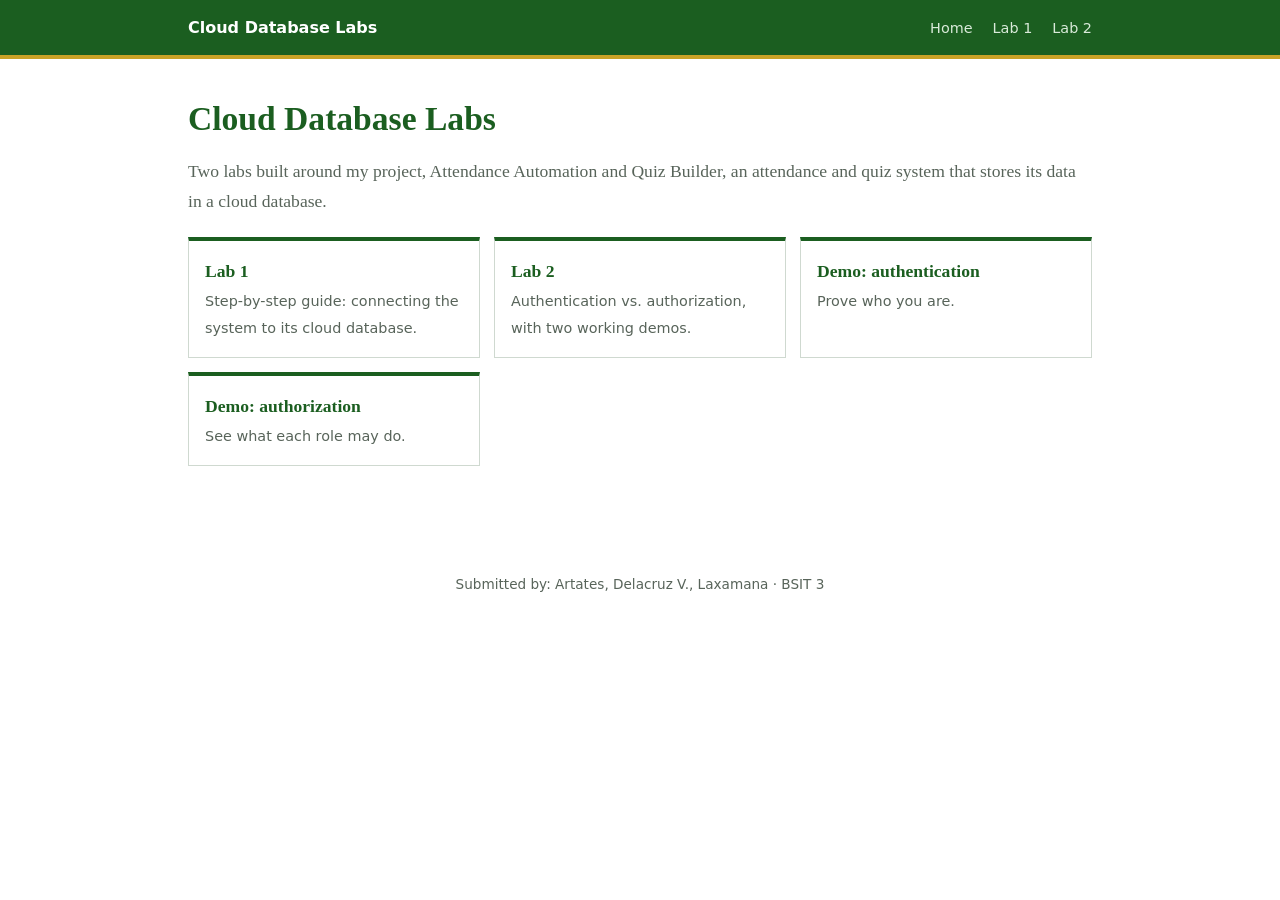
<file: index.html>
<!DOCTYPE html>
<html lang="en">
<head>
  <meta charset="utf-8">
  <meta name="viewport" content="width=device-width, initial-scale=1">
  <link rel="stylesheet" href="style.css">
  <title>Cloud Database Labs</title>
</head>
<body>
  <header class="bar">
    <nav>
      <b>Cloud Database Labs</b>
      <a href="index.html">Home</a>
      <a href="lab1.html">Lab 1</a>
      <a href="lab2.html">Lab 2</a>
    </nav>
  </header>
  <main>
    <h1>Cloud Database Labs</h1>
    <p class="lead">Two labs built around my project, Attendance Automation and Quiz Builder, an attendance and quiz system that stores its data in a cloud database.</p>
    <div class="tiles">
      <a href="lab1.html"><b>Lab 1</b><span>Step-by-step guide: connecting the system to its cloud database.</span></a>
      <a href="lab2.html"><b>Lab 2</b><span>Authentication vs. authorization, with two working demos.</span></a>
      <a href="authn.html"><b>Demo: authentication</b><span>Prove who you are.</span></a>
      <a href="authz.html"><b>Demo: authorization</b><span>See what each role may do.</span></a>
    </div>
  </main>
  <footer>Submitted by: Artates, Delacruz V., Laxamana &middot; BSIT 3</footer>
</body>
</html>
</file>
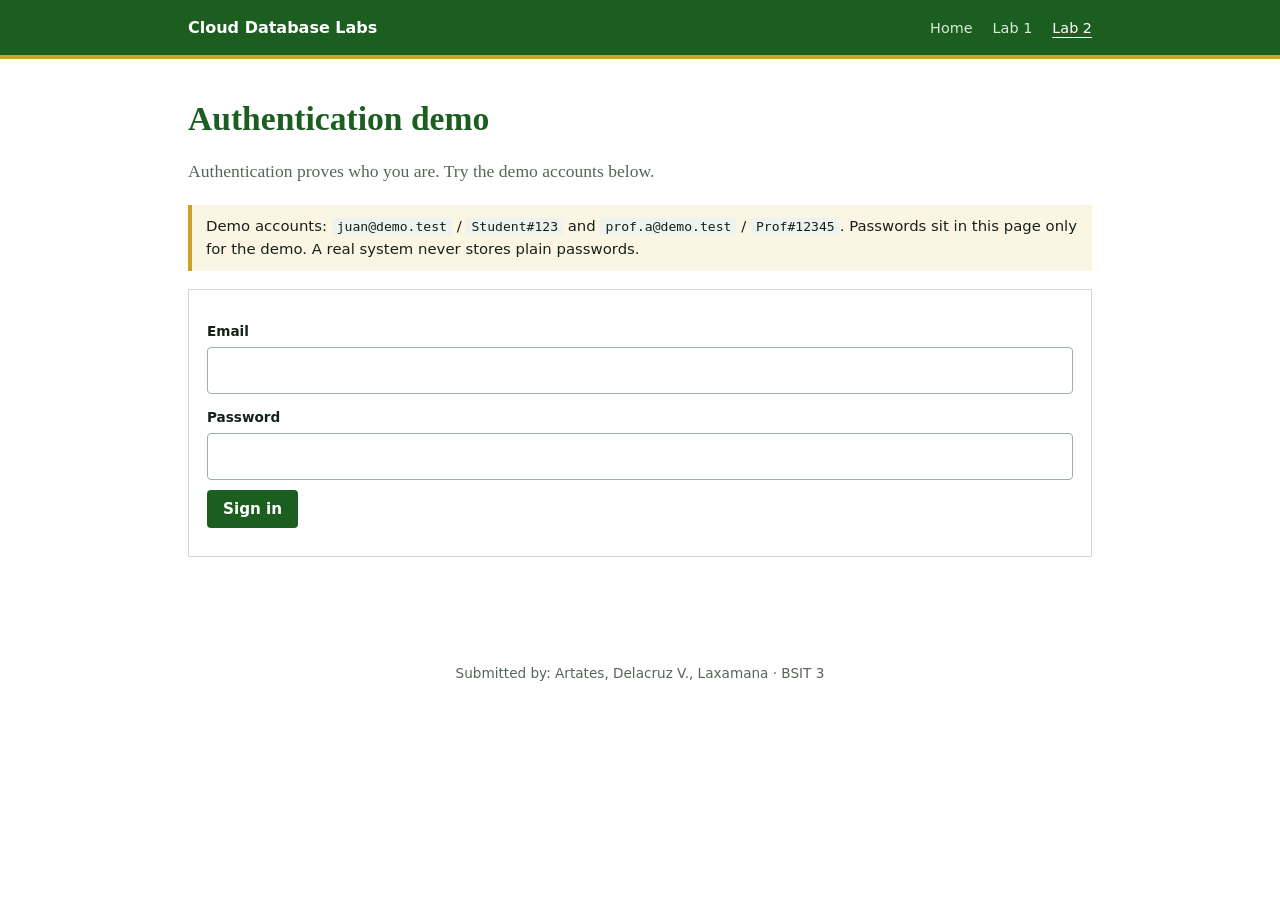
<file: authn.html>
<!DOCTYPE html>
<html lang="en">
<head>
  <meta charset="utf-8">
  <meta name="viewport" content="width=device-width, initial-scale=1">
  <link rel="stylesheet" href="style.css">
  <title>Demo: Authentication</title>
</head>
<body>
  <header class="bar">
    <nav>
      <b>Cloud Database Labs</b>
      <a href="index.html">Home</a>
      <a href="lab1.html">Lab 1</a>
      <a href="lab2.html" aria-current="page">Lab 2</a>
    </nav>
  </header>
  <main>
    <h1>Authentication demo</h1>
    <p class="lead">Authentication proves who you are. Try the demo accounts below.</p>
    <div class="note">Demo accounts: <code>juan@demo.test</code> / <code>Student#123</code> and <code>prof.a@demo.test</code> / <code>Prof#12345</code>. Passwords sit in this page only for the demo. A real system never stores plain passwords.</div>
    
    <form id="f">
      <label for="em">Email</label>
      <input id="em" type="email" autocomplete="off" required>
      <label for="pw">Password</label>
      <input id="pw" type="password" autocomplete="off" required>
      <button>Sign in</button>
      <div id="out" class="out" role="status"></div>
      <ol id="tr" class="trace"></ol>
    </form>
    
    <p id="next" hidden>Next: <a href="authz.html">see what this user is allowed to do</a>.</p>
    
    <script>
    const U = {
      'juan@demo.test': { p: 'Student#123', n: 'Juan Dela Cruz', r: 'student' },
      'prof.a@demo.test': { p: 'Prof#12345', n: 'Prof. A', r: 'professor' }
    };
    let fails = 0;
    const out = document.getElementById('out'), tr = document.getElementById('tr');
    
    function show(c, t, steps) {
      out.className = 'out ' + c;
      out.textContent = t;
      tr.innerHTML = steps.map(s => '<li>' + s + '</li>').join('');
    }
    
    document.getElementById('f').onsubmit = e => {
      e.preventDefault();
      if (fails >= 5) return show('no', 'Locked after 5 wrong attempts. A real system would unlock after a wait (reload to reset this demo).', ['Attempts used: 5 of 5']);
      const m = em.value.trim().toLowerCase(), u = U[m], found = !!u, ok = found && u.p === pw.value;
      const steps = [
        '1. Look up the account: ' + (found ? 'found' : 'not found'),
        '2. Compare the password: ' + (!found ? 'skipped' : ok ? 'match' : 'does not match')
      ];
      if (ok) {
        fails = 0;
        sessionStorage.setItem('demoUser', m);
        steps.push('3. Issue a session token for ' + u.n);
        show('ok', 'Authenticated as ' + u.n + '. The system now knows who you are, but not yet what you may do.', steps);
        next.hidden = false;
        return;
      }
      fails++;
      steps.push('3. Reject. Attempts used: ' + fails + ' of 5');
      show('no', 'Incorrect email or password.', steps);
    };
    </script>
  </main>
  <footer>Submitted by: Artates, Delacruz V., Laxamana &middot; BSIT 3</footer>
</body>
</html>
</file>
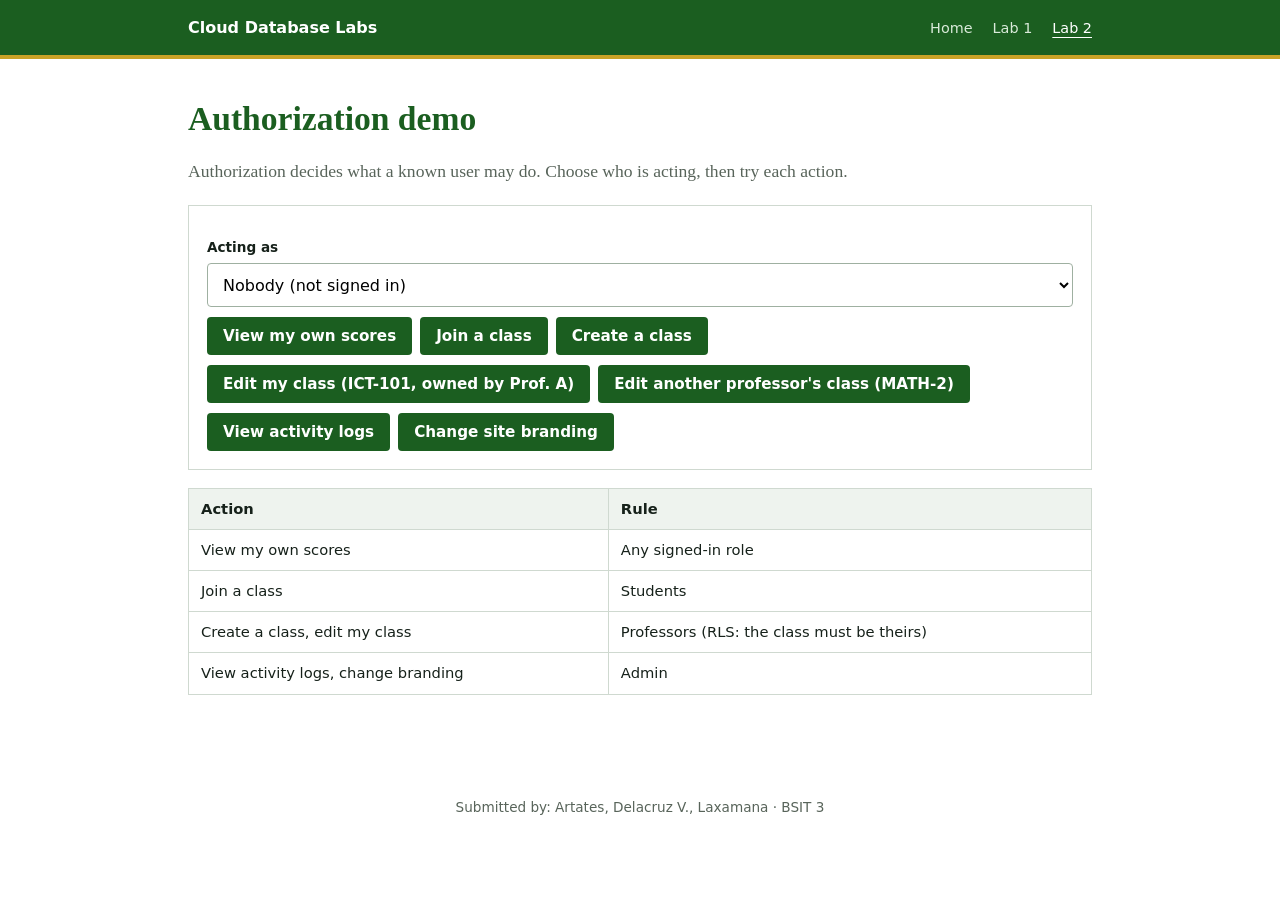
<file: authz.html>
<!DOCTYPE html>
<html lang="en">
<head>
  <meta charset="utf-8">
  <meta name="viewport" content="width=device-width, initial-scale=1">
  <link rel="stylesheet" href="style.css">
  <title>Demo: Authorization</title>
</head>
<body>
  <header class="bar">
    <nav>
      <b>Cloud Database Labs</b>
      <a href="index.html">Home</a>
      <a href="lab1.html">Lab 1</a>
      <a href="lab2.html" aria-current="page">Lab 2</a>
    </nav>
  </header>
  <main>
    <h1>Authorization demo</h1>
    <p class="lead">Authorization decides what a known user may do. Choose who is acting, then try each action.</p>
    
    <div class="panel">
      <label for="who">Acting as</label>
      <select id="who">
        <option value="">Nobody (not signed in)</option>
        <option value="juan@demo.test">Juan (student)</option>
        <option value="prof.a@demo.test">Prof. A (professor)</option>
        <option value="admin@demo.test">Admin</option>
      </select>
      <div id="btns"></div>
      <div id="out" class="out" role="status"></div>
    </div>
    
    <table>
      <tr><th>Action</th><th>Rule</th></tr>
      <tr><td>View my own scores</td><td>Any signed-in role</td></tr>
      <tr><td>Join a class</td><td>Students</td></tr>
      <tr><td>Create a class, edit my class</td><td>Professors (RLS: the class must be theirs)</td></tr>
      <tr><td>View activity logs, change branding</td><td>Admin</td></tr>
    </table>
    
    <script>
    const U = {
      'juan@demo.test': ['Juan', 'student'],
      'prof.a@demo.test': ['Prof. A', 'professor'],
      'admin@demo.test': ['Admin', 'admin']
    };
    const A = [
      ['View my own scores', ['student', 'professor', 'admin']],
      ['Join a class', ['student']],
      ['Create a class', ['professor']],
      ['Edit my class (ICT-101, owned by Prof. A)', ['professor'], 'prof.a@demo.test'],
      ['Edit another professor\'s class (MATH-2)', ['professor'], 'nobody-here'],
      ['View activity logs', ['admin']],
      ['Change site branding', ['admin']]
    ];
    
    const w = document.getElementById('who'), out = document.getElementById('out');
    const s = sessionStorage.getItem('demoUser');
    if (s) w.value = s;
    
    document.getElementById('btns').innerHTML = A.map((a, i) => '<button data-i="' + i + '">' + a[0] + '</button>').join('');
    
    document.getElementById('btns').onclick = e => {
      const b = e.target.closest('button');
      if (!b) return;
      const a = A[b.dataset.i], u = U[w.value];
      if (!u) return (out.className = 'out no', out.textContent = '401 Unauthorized: no identity. Sign in first (authentication).');
      const [name, role] = u;
      if (!a[1].includes(role)) return (out.className = 'out no', out.textContent = '403 Forbidden: ' + name + ' is a ' + role + ', and "' + a[0] + '" needs: ' + a[1].join(' or ') + '.');
      if (a[2] && a[2] !== w.value) return (out.className = 'out no', out.textContent = '403 Forbidden: the role fits, but ' + name + ' does not own this class (ownership check).');
      out.className = 'out ok';
      out.textContent = 'Allowed: ' + name + ' (' + role + ') may "' + a[0] + '".';
    };
    </script>
  </main>
  <footer>Submitted by: Artates, Delacruz V., Laxamana &middot; BSIT 3</footer>
</body>
</html>
</file>
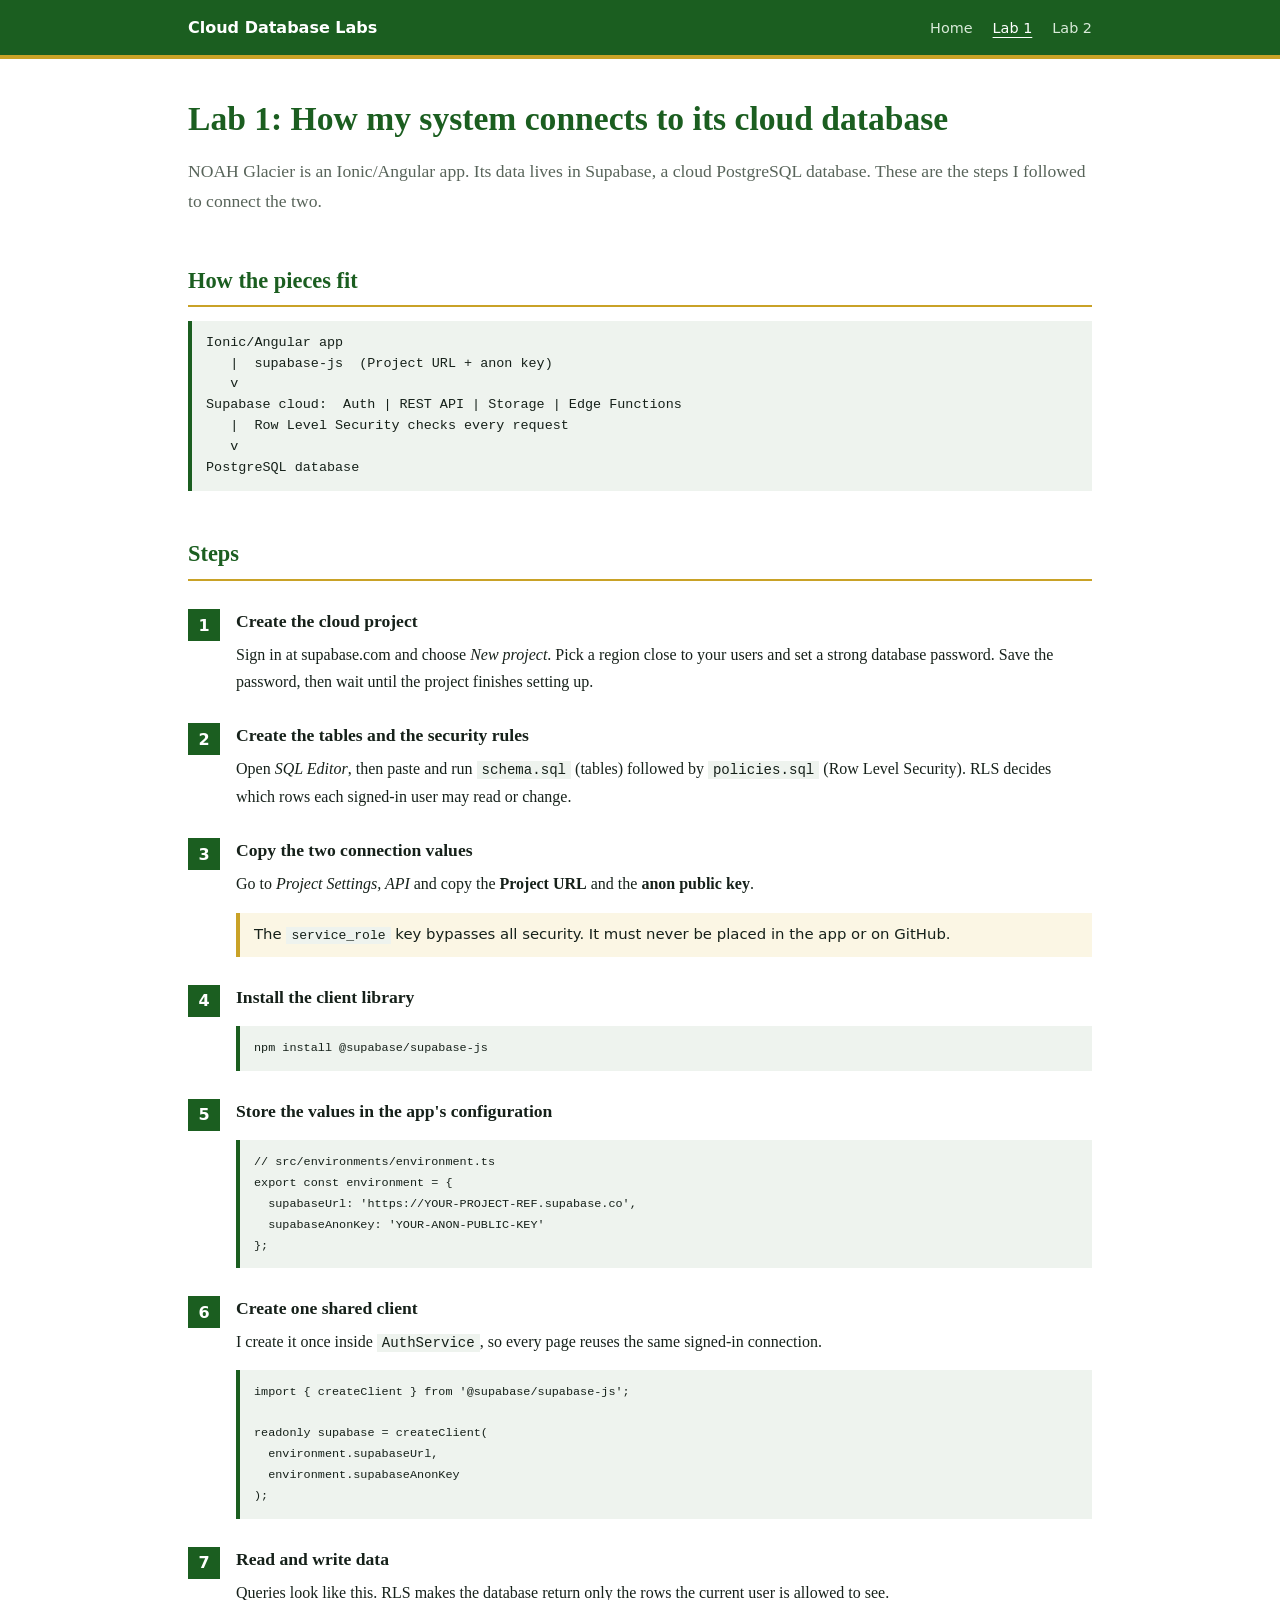
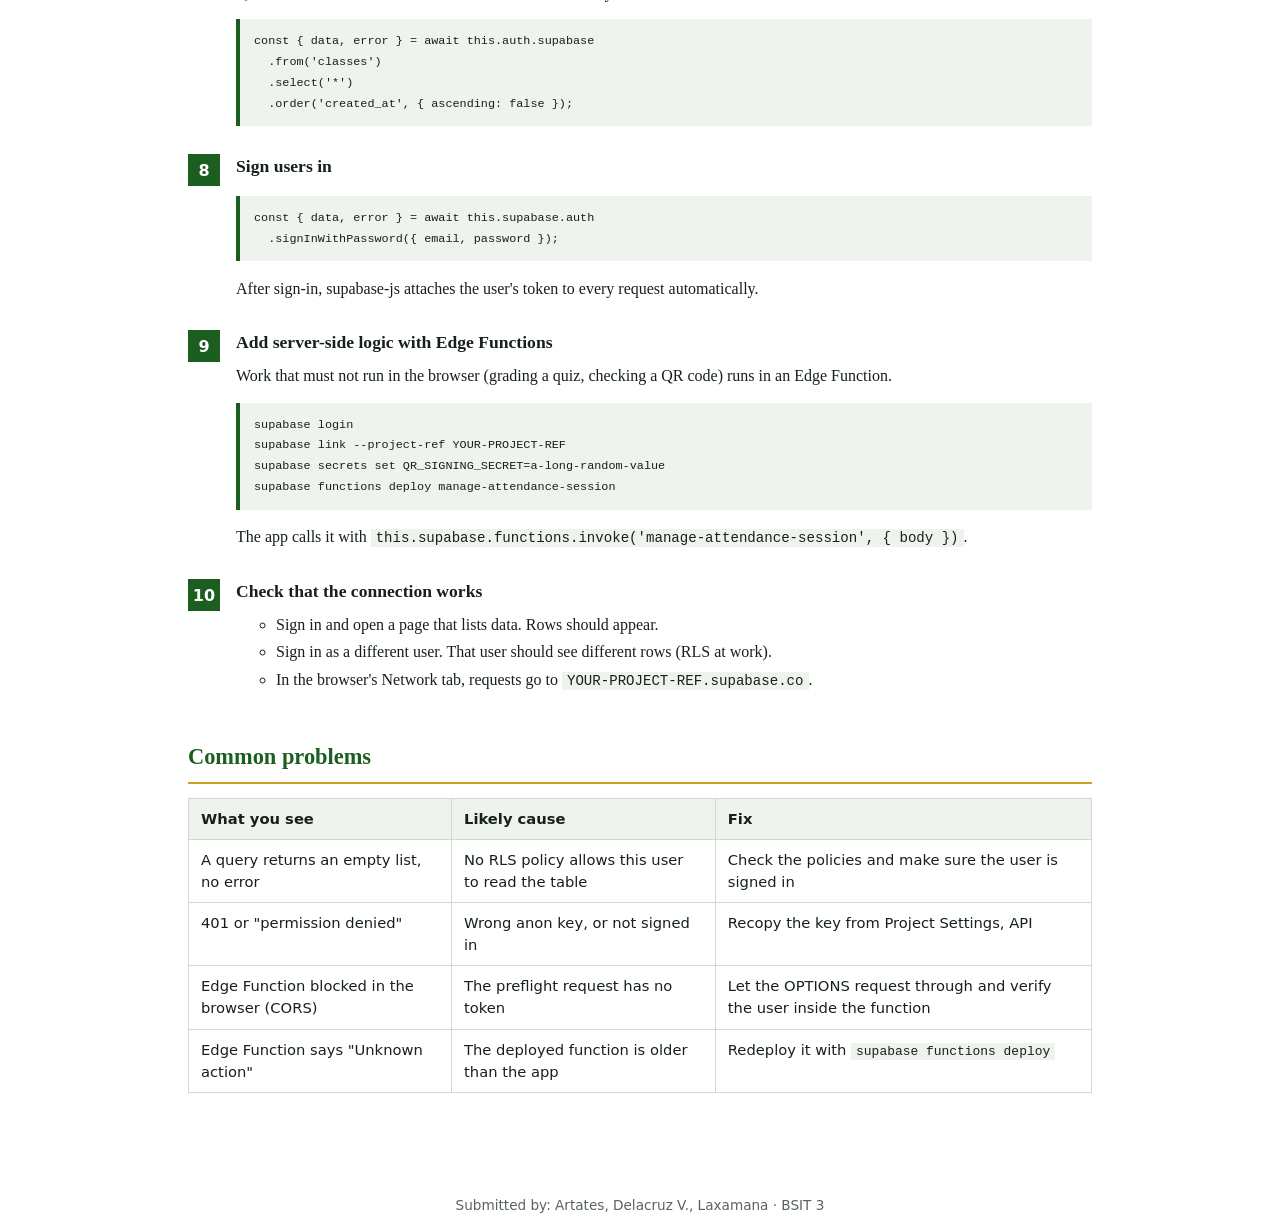
<file: lab1.html>
<!DOCTYPE html>
<html lang="en">
<head>
  <meta charset="utf-8">
  <meta name="viewport" content="width=device-width, initial-scale=1">
  <link rel="stylesheet" href="style.css">
  <title>Lab 1: Connecting to a cloud database</title>
</head>
<body>
  <header class="bar">
    <nav>
      <b>Cloud Database Labs</b>
      <a href="index.html">Home</a>
      <a href="lab1.html" aria-current="page">Lab 1</a>
      <a href="lab2.html">Lab 2</a>
    </nav>
  </header>
  <main>
    <h1>Lab 1: How my system connects to its cloud database</h1>
    <p class="lead">NOAH Glacier is an Ionic/Angular app. Its data lives in Supabase, a cloud PostgreSQL database. These are the steps I followed to connect the two.</p>
    
    <h2>How the pieces fit</h2>
    <pre>Ionic/Angular app
   |  supabase-js  (Project URL + anon key)
   v
Supabase cloud:  Auth | REST API | Storage | Edge Functions
   |  Row Level Security checks every request
   v
PostgreSQL database</pre>

    <h2>Steps</h2>
    <ol class="steps">
      <li>
        <h3>Create the cloud project</h3>
        Sign in at supabase.com and choose <em>New project</em>. Pick a region close to your users and set a strong database password. Save the password, then wait until the project finishes setting up.
      </li>
      <li>
        <h3>Create the tables and the security rules</h3>
        Open <em>SQL Editor</em>, then paste and run <code>schema.sql</code> (tables) followed by <code>policies.sql</code> (Row Level Security). RLS decides which rows each signed-in user may read or change.
      </li>
      <li>
        <h3>Copy the two connection values</h3>
        Go to <em>Project Settings, API</em> and copy the <strong>Project URL</strong> and the <strong>anon public key</strong>.
        <div class="note">The <code>service_role</code> key bypasses all security. It must never be placed in the app or on GitHub.</div>
      </li>
      <li>
        <h3>Install the client library</h3>
        <pre><code>npm install @supabase/supabase-js</code></pre>
      </li>
      <li>
        <h3>Store the values in the app's configuration</h3>
        <pre><code>// src/environments/environment.ts
export const environment = {
  supabaseUrl: 'https://YOUR-PROJECT-REF.supabase.co',
  supabaseAnonKey: 'YOUR-ANON-PUBLIC-KEY'
};</code></pre>
      </li>
      <li>
        <h3>Create one shared client</h3>
        I create it once inside <code>AuthService</code>, so every page reuses the same signed-in connection.
        <pre><code>import { createClient } from '@supabase/supabase-js';

readonly supabase = createClient(
  environment.supabaseUrl,
  environment.supabaseAnonKey
);</code></pre>
      </li>
      <li>
        <h3>Read and write data</h3>
        Queries look like this. RLS makes the database return only the rows the current user is allowed to see.
        <pre><code>const { data, error } = await this.auth.supabase
  .from('classes')
  .select('*')
  .order('created_at', { ascending: false });</code></pre>
      </li>
      <li>
        <h3>Sign users in</h3>
        <pre><code>const { data, error } = await this.supabase.auth
  .signInWithPassword({ email, password });</code></pre>
        After sign-in, supabase-js attaches the user's token to every request automatically.
      </li>
      <li>
        <h3>Add server-side logic with Edge Functions</h3>
        Work that must not run in the browser (grading a quiz, checking a QR code) runs in an Edge Function.
        <pre><code>supabase login
supabase link --project-ref YOUR-PROJECT-REF
supabase secrets set QR_SIGNING_SECRET=a-long-random-value
supabase functions deploy manage-attendance-session</code></pre>
        The app calls it with <code>this.supabase.functions.invoke('manage-attendance-session', { body })</code>.
      </li>
      <li>
        <h3>Check that the connection works</h3>
        <ul>
          <li>Sign in and open a page that lists data. Rows should appear.</li>
          <li>Sign in as a different user. That user should see different rows (RLS at work).</li>
          <li>In the browser's Network tab, requests go to <code>YOUR-PROJECT-REF.supabase.co</code>.</li>
        </ul>
      </li>
    </ol>

    <h2>Common problems</h2>
    <table>
      <tr><th>What you see</th><th>Likely cause</th><th>Fix</th></tr>
      <tr><td>A query returns an empty list, no error</td><td>No RLS policy allows this user to read the table</td><td>Check the policies and make sure the user is signed in</td></tr>
      <tr><td>401 or "permission denied"</td><td>Wrong anon key, or not signed in</td><td>Recopy the key from Project Settings, API</td></tr>
      <tr><td>Edge Function blocked in the browser (CORS)</td><td>The preflight request has no token</td><td>Let the OPTIONS request through and verify the user inside the function</td></tr>
      <tr><td>Edge Function says "Unknown action"</td><td>The deployed function is older than the app</td><td>Redeploy it with <code>supabase functions deploy</code></td></tr>
    </table>
  </main>
  <footer>Submitted by: Artates, Delacruz V., Laxamana &middot; BSIT 3</footer>
</body>
</html>
</file>
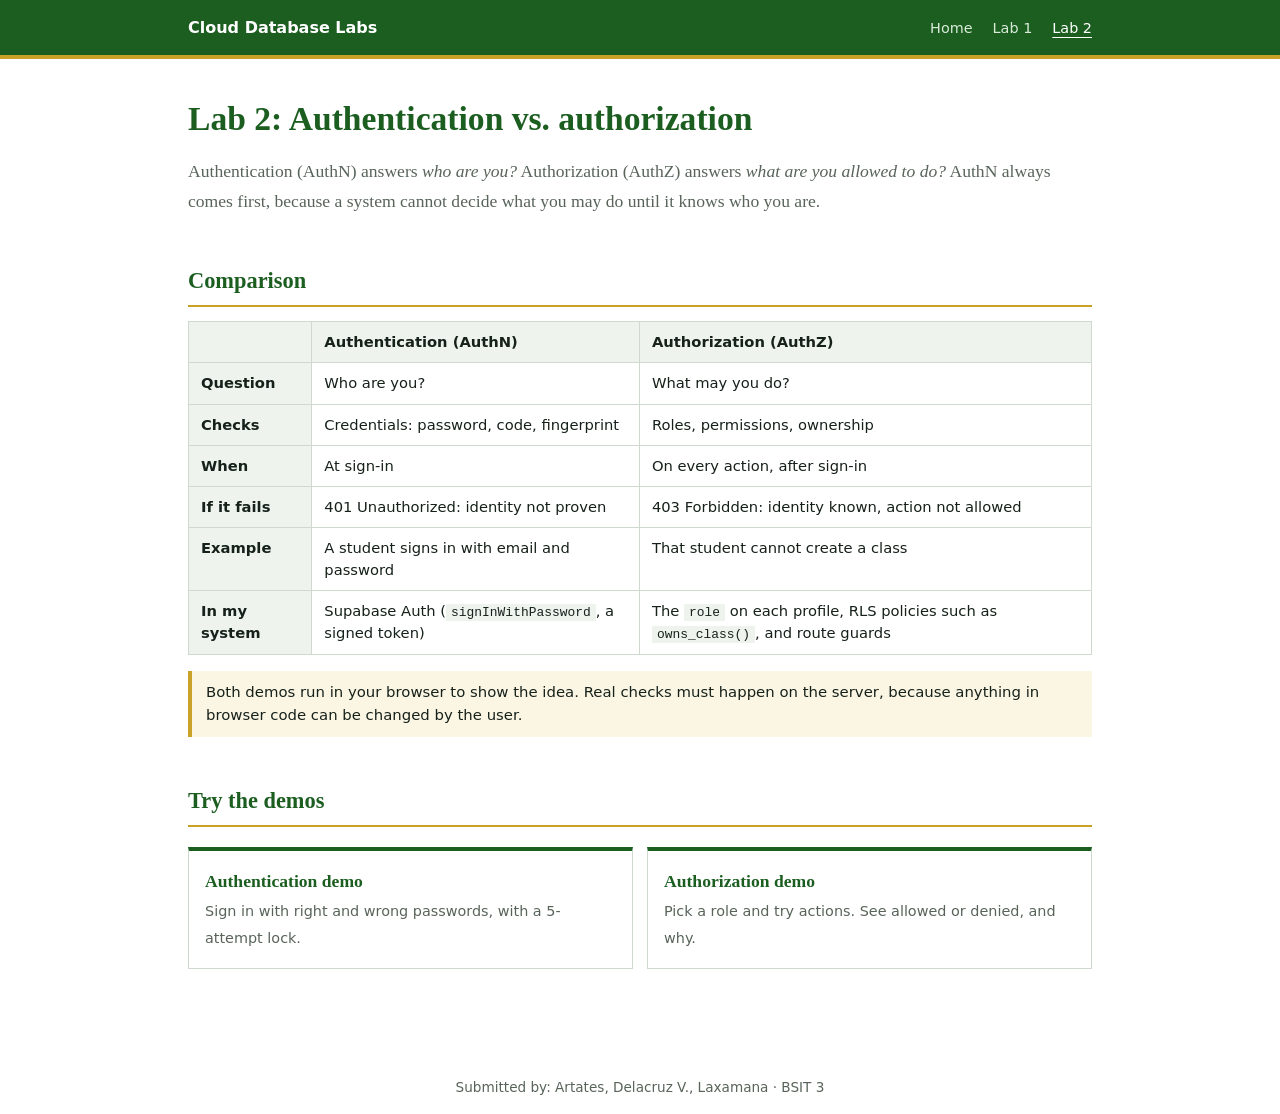
<file: lab2.html>
<!DOCTYPE html>
<html lang="en">
<head>
  <meta charset="utf-8">
  <meta name="viewport" content="width=device-width, initial-scale=1">
  <link rel="stylesheet" href="style.css">
  <title>Lab 2: Authentication vs. authorization</title>
</head>
<body>
  <header class="bar">
    <nav>
      <b>Cloud Database Labs</b>
      <a href="index.html">Home</a>
      <a href="lab1.html">Lab 1</a>
      <a href="lab2.html" aria-current="page">Lab 2</a>
    </nav>
  </header>
  <main>
    <h1>Lab 2: Authentication vs. authorization</h1>
    <p class="lead">Authentication (AuthN) answers <em>who are you?</em> Authorization (AuthZ) answers <em>what are you allowed to do?</em> AuthN always comes first, because a system cannot decide what you may do until it knows who you are.</p>
    
    <h2>Comparison</h2>
    <table>
      <tr><th></th><th>Authentication (AuthN)</th><th>Authorization (AuthZ)</th></tr>
      <tr><th>Question</th><td>Who are you?</td><td>What may you do?</td></tr>
      <tr><th>Checks</th><td>Credentials: password, code, fingerprint</td><td>Roles, permissions, ownership</td></tr>
      <tr><th>When</th><td>At sign-in</td><td>On every action, after sign-in</td></tr>
      <tr><th>If it fails</th><td>401 Unauthorized: identity not proven</td><td>403 Forbidden: identity known, action not allowed</td></tr>
      <tr><th>Example</th><td>A student signs in with email and password</td><td>That student cannot create a class</td></tr>
      <tr><th>In my system</th><td>Supabase Auth (<code>signInWithPassword</code>, a signed token)</td><td>The <code>role</code> on each profile, RLS policies such as <code>owns_class()</code>, and route guards</td></tr>
    </table>
    
    <div class="note">Both demos run in your browser to show the idea. Real checks must happen on the server, because anything in browser code can be changed by the user.</div>
    
    <h2>Try the demos</h2>
    <div class="tiles">
      <a href="authn.html"><b>Authentication demo</b><span>Sign in with right and wrong passwords, with a 5-attempt lock.</span></a>
      <a href="authz.html"><b>Authorization demo</b><span>Pick a role and try actions. See allowed or denied, and why.</span></a>
    </div>
  </main>
  <footer>Submitted by: Artates, Delacruz V., Laxamana &middot; BSIT 3</footer>
</body>
</html>
</file>
<file: style.css>
:root {
  --g: #1b5e20;
  --gold: #c9a227;
  --ink: #16211a;
  --mut: #58645a;
  --line: #cfd9d0;
  --tint: #eef3ee;
  --bad: #b3261e;
  --ok: #146c43;
}
* {
  box-sizing: border-box;
}
html {
  -webkit-text-size-adjust: 100%;
  text-size-adjust: 100%;
}
body {
  margin: 0;
  font: clamp(16px, 1.1vw, 17px)/1.7 Georgia, "Times New Roman", serif;
  color: var(--ink);
  background: #fff;
}
:focus-visible {
  outline: 3px solid var(--gold);
  outline-offset: 2px;
}
.bar {
  background: var(--g);
  border-bottom: 4px solid var(--gold);
  font-family: system-ui, sans-serif;
}
.bar nav {
  max-width: 960px;
  margin: 0 auto;
  padding: 14px clamp(16px, 4vw, 28px);
  display: flex;
  gap: 12px 20px;
  flex-wrap: wrap;
  align-items: baseline;
}
.bar b {
  margin-right: auto;
  color: #fff;
}
.bar a {
  color: #d9ead9;
  text-decoration: none;
  font-size: .9rem;
}
.bar a:hover, .bar a[aria-current] {
  color: #fff;
  text-decoration: underline;
  text-underline-offset: 4px;
}
main {
  max-width: 960px;
  margin: 0 auto;
  padding: clamp(24px, 5vw, 40px) clamp(16px, 4vw, 28px) 70px;
}
h1 {
  font-size: clamp(1.8rem, 4vw, 2.1rem);
  line-height: 1.2;
  margin: 0 0 .3em;
  color: var(--g);
}
h2 {
  font-size: clamp(1.25rem, 3vw, 1.4rem);
  margin: 2em 0 .5em;
  padding-bottom: .25em;
  border-bottom: 2px solid var(--gold);
  color: var(--g);
}
.lead {
  color: var(--mut);
  font-size: 1.1rem;
}
pre {
  background: var(--tint);
  border-left: 4px solid var(--g);
  padding: 12px 14px;
  overflow-x: auto;
  -webkit-overflow-scrolling: touch;
  font: .84rem/1.55 ui-monospace, Consolas, monospace;
}
code {
  font-family: ui-monospace, Consolas, monospace;
  font-size: .88em;
  background: var(--tint);
  padding: 1px 5px;
  overflow-wrap: anywhere;
}
pre code {
  background: none;
  padding: 0;
}
ol.steps {
  list-style: none;
  padding: 0;
  counter-reset: s;
}
ol.steps > li {
  counter-increment: s;
  padding-left: 48px;
  position: relative;
  margin: 26px 0;
}
ol.steps > li::before {
  content: counter(s);
  position: absolute;
  left: 0;
  top: 2px;
  width: 32px;
  height: 32px;
  background: var(--g);
  color: #fff;
  display: grid;
  place-items: center;
  font: 700 1rem system-ui;
}
ol.steps h3 {
  margin: 0 0 4px;
  font-size: 1.1rem;
}
table {
  width: 100%;
  border-collapse: collapse;
  font: .92rem/1.5 system-ui, sans-serif;
  margin: 14px 0;
}
th, td {
  padding: 9px 12px;
  border: 1px solid var(--line);
  text-align: left;
  vertical-align: top;
}
th {
  background: var(--tint);
}
.note {
  border-left: 4px solid var(--gold);
  background: #fbf6e4;
  padding: 10px 14px;
  margin: 16px 0;
  font: .93rem/1.55 system-ui, sans-serif;
}
.tiles {
  display: grid;
  gap: 14px;
  grid-template-columns: repeat(auto-fit, minmax(min(100%, 230px), 1fr));
  margin: 20px 0;
}
.tiles a {
  display: block;
  padding: 16px;
  border: 1px solid var(--line);
  border-top: 4px solid var(--g);
  text-decoration: none;
  color: inherit;
}
.tiles a:hover {
  border-top-color: var(--gold);
}
.tiles b {
  display: block;
  color: var(--g);
  font-size: 1.1rem;
}
.tiles span {
  color: var(--mut);
  font: .9rem system-ui;
}
form, .panel {
  font-family: system-ui, sans-serif;
  border: 1px solid var(--line);
  padding: clamp(14px, 3vw, 18px);
  margin: 18px 0;
}
label {
  display: block;
  font-size: .85rem;
  font-weight: 600;
  margin: 12px 0 4px;
}
input, select {
  width: 100%;
  font: inherit;
  padding: 9px 11px;
  min-height: 44px;
  border: 1px solid #9fb0a1;
  border-radius: 4px;
  background: #fff;
}
button {
  font: 600 .95rem system-ui;
  background: var(--g);
  color: #fff;
  border: 0;
  padding: 10px 16px;
  margin: 10px 8px 0 0;
  cursor: pointer;
  border-radius: 4px;
}
button:hover {
  background: #144a18;
}
.out {
  display: none;
  margin-top: 14px;
  padding: 11px 14px;
  font: 600 .95rem system-ui, sans-serif;
}
.out.ok {
  display: block;
  background: #e3f4ea;
  color: var(--ok);
  border-left: 4px solid var(--ok);
}
.out.no {
  display: block;
  background: #fdeceb;
  color: var(--bad);
  border-left: 4px solid var(--bad);
}
.trace {
  font: .85rem/1.6 ui-monospace, Consolas, monospace;
  color: var(--mut);
  margin: 10px 0 0;
  padding-left: 18px;
}
footer {
  text-align: center;
  color: var(--mut);
  font: .85rem system-ui;
  padding: 20px;
}

@media (max-width: 600px) {
  .bar nav {
    align-items: center;
    gap: 8px 16px;
  }
  .bar b {
    width: 100%;
    margin-right: 0;
  }
  .bar a {
    padding: 4px 0;
  }
  table {
    display: block;
    max-width: 100%;
    overflow-x: auto;
    -webkit-overflow-scrolling: touch;
  }
  th, td {
    padding: 8px 10px;
  }
  button {
    min-height: 44px;
  }
}
</file>
